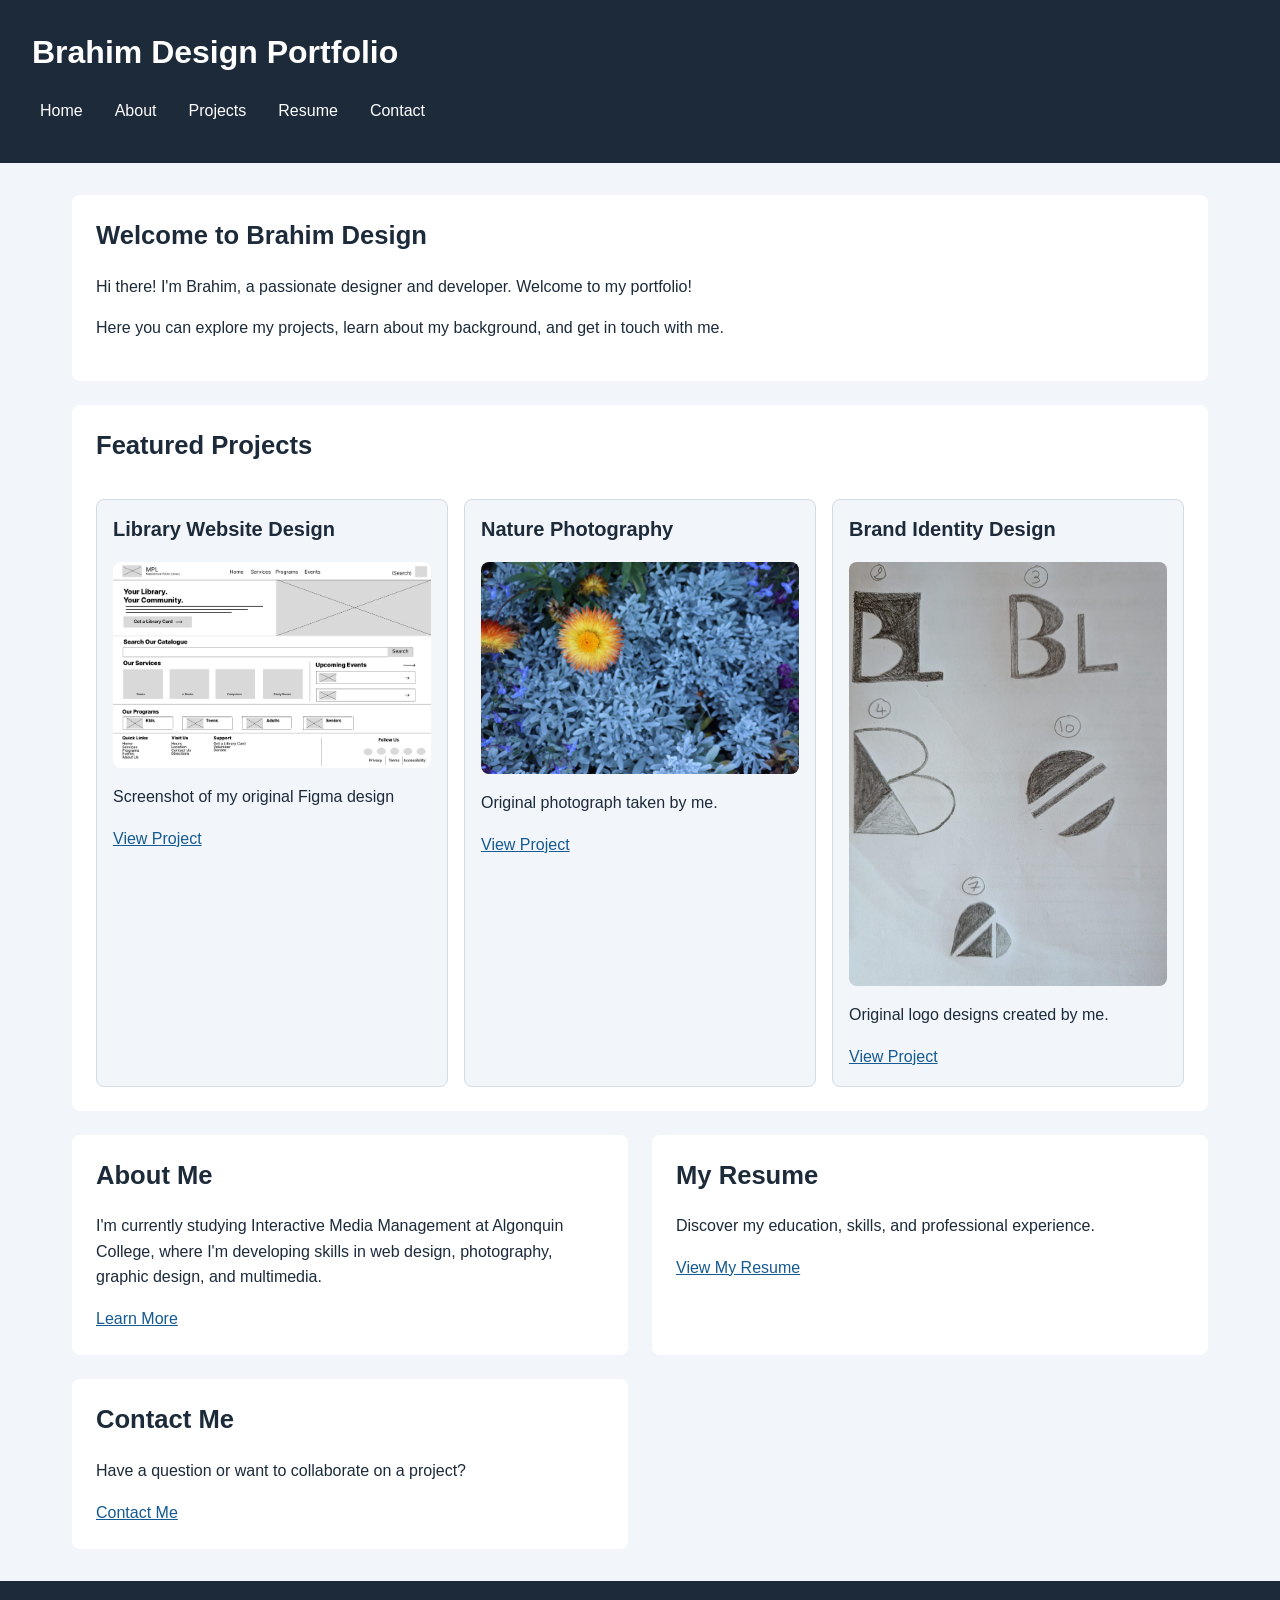
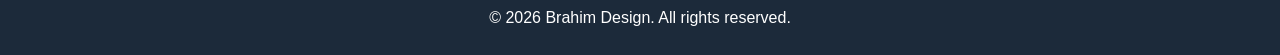
<file: index.html>
<!DOCTYPE html>
<html lang="en">
<head>
    <meta charset="UTF-8">
    <meta name="viewport" content="width=device-width, initial-scale=1.0">
    <title>Home | Brahim Design | Portfolio</title>
    <meta name="description" content="Welcome to Brahim Design, the portfolio of Brahim, a passionate designer and developer. Explore projects, learn about my background, and get in touch.">
    <link rel="canonical" href="https://lamh0001.github.io/web-components/">
    <link rel="stylesheet" href="style.css">
</head>
<body class="page-home">

<a class="visually-hidden skip-link" href="#main">Skip to main content</a>

    <header>
        <h1>Brahim Design Portfolio</h1>

        <nav aria-label="Main navigation">
            <ul>
                <li><a href="index.html">Home</a></li>
                <li><a href="about.html">About</a></li>
                <li><a href="projects.html">Projects</a></li>
                <li><a href="resume.html">Resume</a></li>
                <li><a href="contact.html">Contact</a></li>
            </ul>
        </nav>
    </header>

    <main id="main" tabindex="-1">

        <section>
            <h2>Welcome to Brahim Design</h2>
            <p>Hi there! I'm Brahim, a passionate designer and developer. Welcome to my portfolio!</p>
            <p>Here you can explore my projects, learn about my background, and get in touch with me.</p>
        </section>

        <section>
            <h2>Featured Projects</h2>

            <article>
                <h3>Library Website Design</h3>
                <img src="images/library.jpg" alt="Screenshot of my library website design" width="640" height="360">
                <p>Screenshot of my original Figma design</p>
                <a href="projects.html">View Project</a>
            </article>

            <article>
                <h3>Nature Photography</h3>
                <img src="images/nature.JPG" alt="Photograph of beautiful flowers in Ottawa" width="640" height="360">
                <p>Original photograph taken by me.</p>
                <a href="projects.html">View Project</a>
            </article>

            <article>
                <h3>Brand Identity Design</h3>
                <img src="images/branding.jpg" alt="My brand identity design featuring 5 logos" width="640" height="360">
                <p>Original logo designs created by me.</p>
                <a href="projects.html">View Project</a>
            </article>

        </section>

        <section>
            <h2>About Me</h2>
            <p>I'm currently studying Interactive Media Management at Algonquin College, where I'm developing skills in web design, photography, graphic design, and multimedia.</p>
            <a href="about.html">Learn More</a>
        </section>

        <section>
            <h2>My Resume</h2>
            <p>Discover my education, skills, and professional experience.</p>
            <a href="resume.html">View My Resume</a>
        </section>

        <section>
            <h2>Contact Me</h2>
            <p>Have a question or want to collaborate on a project?</p>
            <a href="contact.html">Contact Me</a>
        </section>

    </main>

    <footer>
        <p>&copy; 2026 Brahim Design. All rights reserved.</p>
    </footer>

</body>
</html>
</file>
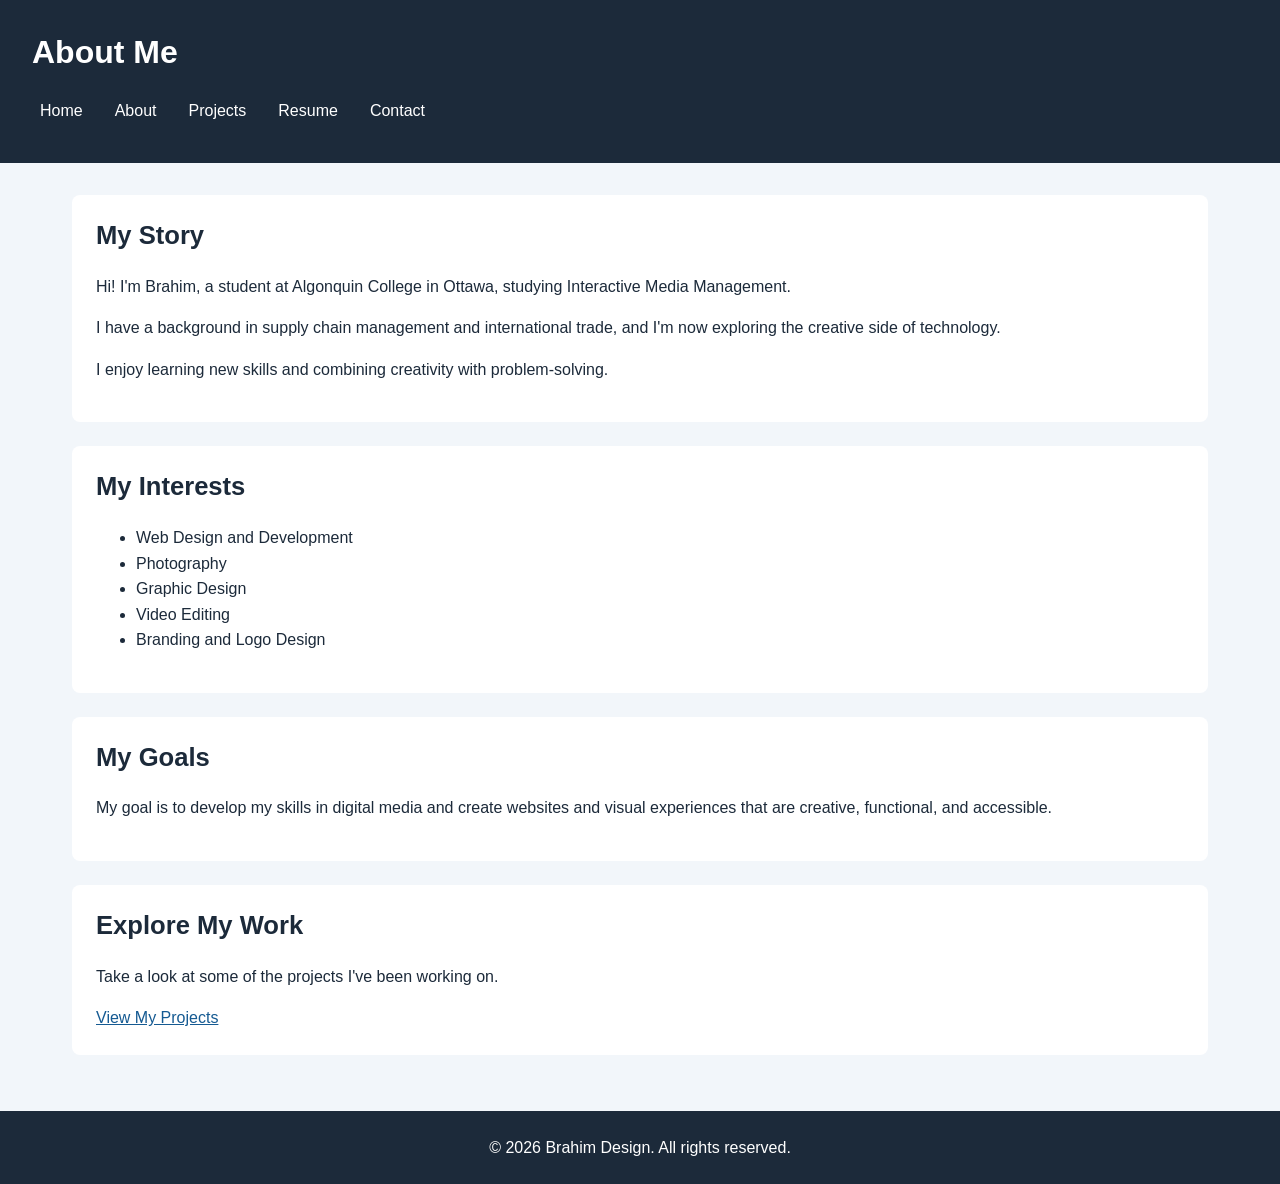
<file: about.html>
<!DOCTYPE html>
<html lang="en">
<head>
    <meta charset="UTF-8">
    <meta name="viewport" content="width=device-width, initial-scale=1.0">
    <title>About | Brahim Design</title>
    <link rel="stylesheet" href="style.css">
</head>
<body>

<a class="visually-hidden skip-link" href="#main">Skip to main content</a>


    <header>
        <h1>About Me</h1>

        <nav aria-label="Main navigation">
            <ul>
                <li><a href="index.html">Home</a></li>
                <li><a href="about.html">About</a></li>
                <li><a href="projects.html">Projects</a></li>
                <li><a href="resume.html">Resume</a></li>
                <li><a href="contact.html">Contact</a></li>
            </ul>
        </nav>
    </header>

    <main id="main" tabindex="-1">

        <section>
            <h2>My Story</h2>
            <p>Hi! I'm Brahim, a student at Algonquin College in Ottawa, studying Interactive Media Management.</p>
            <p>I have a background in supply chain management and international trade, and I'm now exploring the creative side of technology.</p>
            <p>I enjoy learning new skills and combining creativity with problem-solving.</p>
        </section>

        <section>
            <h2>My Interests</h2>
            <ul>
                <li>Web Design and Development</li>
                <li>Photography</li>
                <li>Graphic Design</li>
                <li>Video Editing</li>
                <li>Branding and Logo Design</li>
            </ul>
        </section>

        <section>
            <h2>My Goals</h2>
            <p>My goal is to develop my skills in digital media and create websites and visual experiences that are creative, functional, and accessible.</p>
        </section>

        <section>
            <h2>Explore My Work</h2>
            <p>Take a look at some of the projects I've been working on.</p>
            <a href="projects.html">View My Projects</a>
        </section>

    </main>

    <footer>
        <p>&copy; 2026 Brahim Design. All rights reserved.</p>
    </footer>

</body>
</html>
</file>
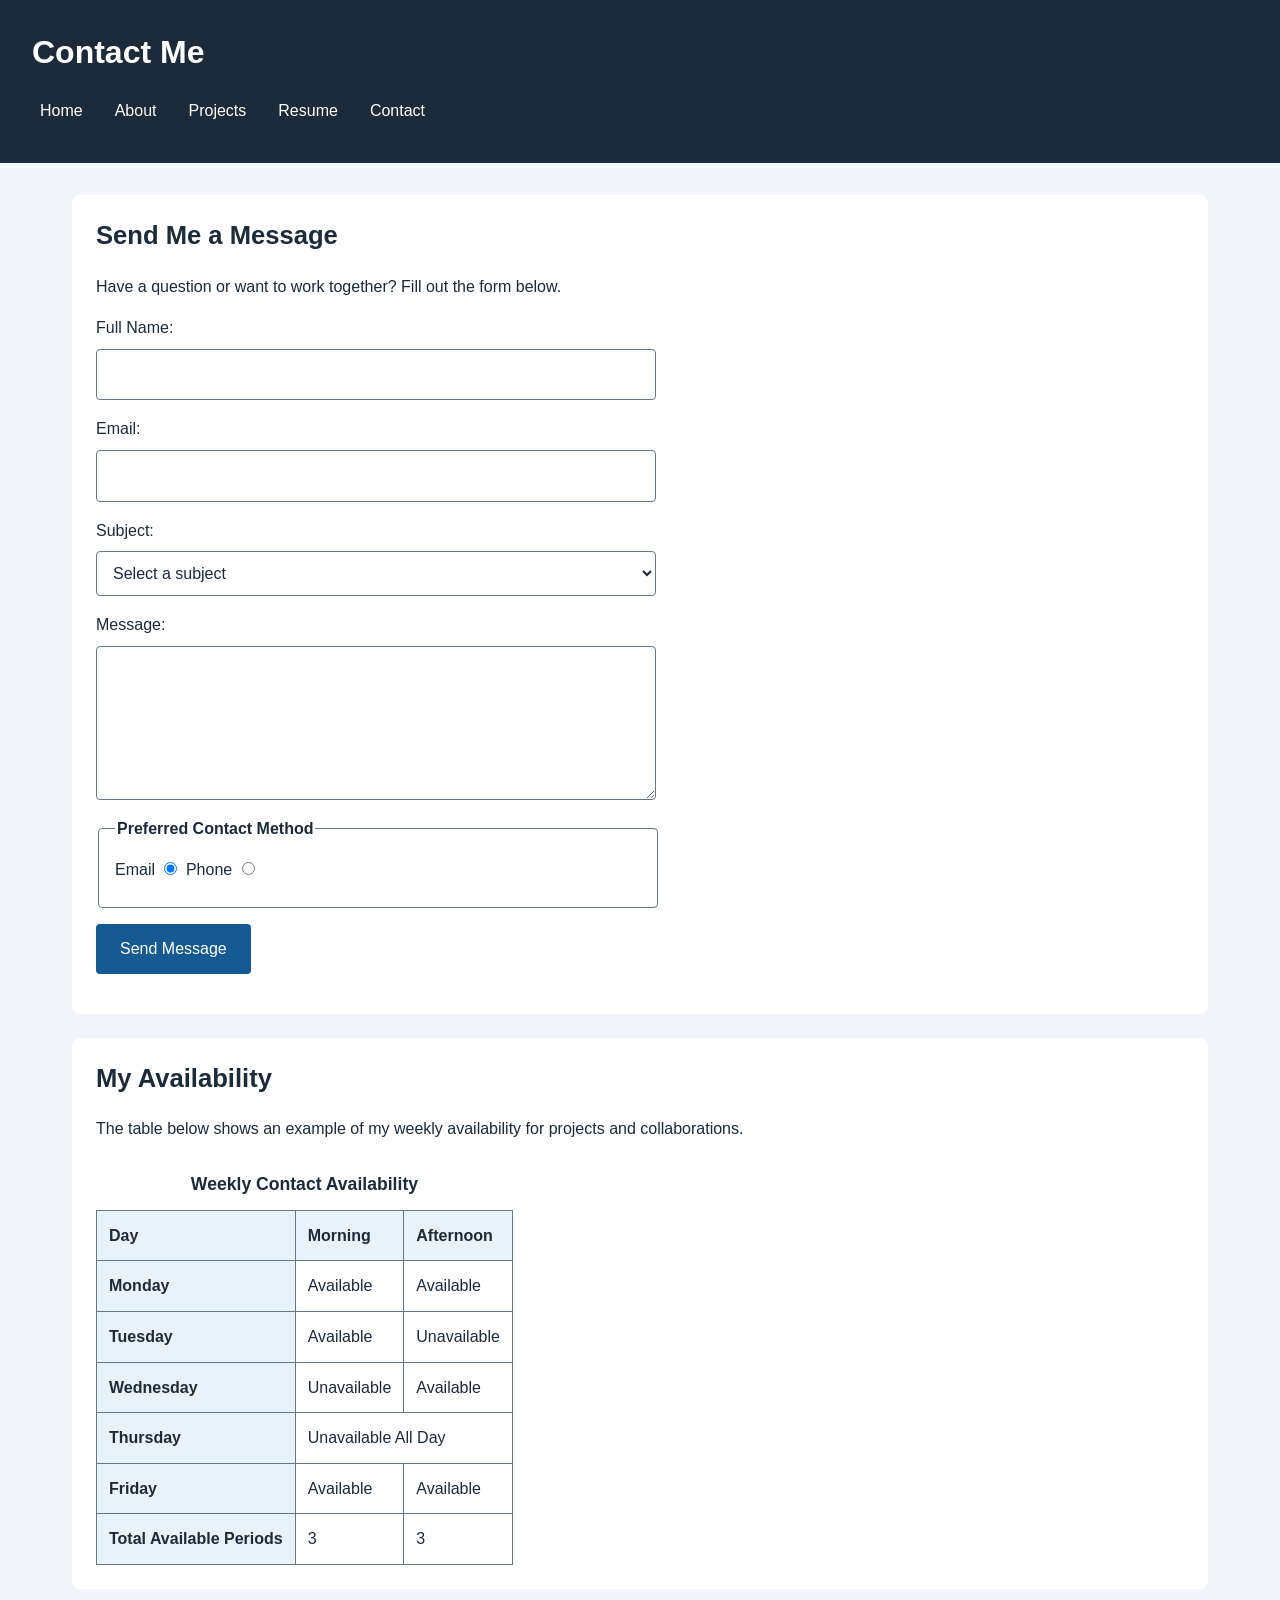
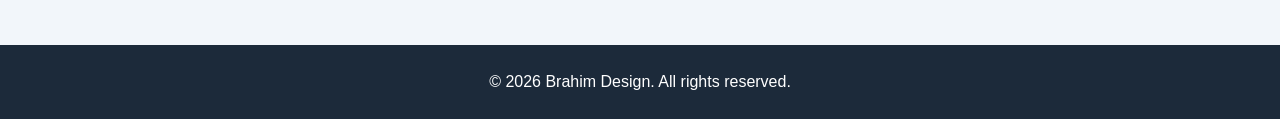
<file: contact.html>
<!DOCTYPE html>
<html lang="en">
<head>
    <meta charset="UTF-8">
    <meta name="viewport" content="width=device-width, initial-scale=1.0">
    <title>Contact | Brahim Design</title>
    <link rel="stylesheet" href="style.css">
</head>
<body>

<a class="visually-hidden skip-link" href="#main">Skip to main content</a>

    <header>
        <h1>Contact Me</h1>

        <nav aria-label="Main navigation">
            <ul>
                <li><a href="index.html">Home</a></li>
                <li><a href="about.html">About</a></li>
                <li><a href="projects.html">Projects</a></li>
                <li><a href="resume.html">Resume</a></li>
                <li><a href="contact.html">Contact</a></li>
            </ul>
        </nav>
    </header>

    <main id="main" tabindex="-1">

        <section>
            <h2>Send Me a Message</h2>
            <p>Have a question or want to work together? Fill out the form below.</p>

            <form action="contact.html" method="post">

                <div>
                    <label for="fname">Full Name:</label>
                    <input type="text" id="fname" name="fullname" required>
                </div>

                <div>
                    <label for="email">Email:</label>
                    <input type="email" id="email" name="email" required>
                </div>

                <div>
                    <label for="subject">Subject:</label>
                    <select id="subject" name="subject">
                        <option value="">Select a subject</option>
                        <option value="project">Project Inquiry</option>
                        <option value="collaboration">Collaboration</option>
                        <option value="feedback">Feedback</option>
                        <option value="other">Other</option>
                    </select>
                </div>

                <div>
                    <label for="message">Message:</label>
                    <textarea id="message" name="message" rows="5" cols="40"></textarea>
                </div>

                <div>
                    <fieldset>
                        <legend>Preferred Contact Method</legend>

                        <label for="contact-email">Email</label>
                        <input type="radio" id="contact-email" name="contactmethod" value="email" checked>

                        <label for="contact-phone">Phone</label>
                        <input type="radio" id="contact-phone" name="contactmethod" value="phone">
                    </fieldset>
                </div>

                <div>
                    <button type="submit">Send Message</button>
                </div>

            </form>
        </section>

        <section>
            <h2>My Availability</h2>
            <p>The table below shows an example of my weekly availability for projects and collaborations.</p>

            <table>
                <caption>Weekly Contact Availability</caption>

                <thead>
                    <tr>
                        <th scope="col">Day</th>
                        <th scope="col">Morning</th>
                        <th scope="col">Afternoon</th>
                    </tr>
                </thead>

                <tbody>
                    <tr>
                        <th scope="row">Monday</th>
                        <td>Available</td>
                        <td>Available</td>
                    </tr>

                    <tr>
                        <th scope="row">Tuesday</th>
                        <td>Available</td>
                        <td>Unavailable</td>
                    </tr>

                    <tr>
                        <th scope="row">Wednesday</th>
                        <td>Unavailable</td>
                        <td>Available</td>
                    </tr>

                    <tr>
                        <th scope="row">Thursday</th>
                        <td colspan="2">Unavailable All Day</td>
                    </tr>

                    <tr>
                        <th scope="row">Friday</th>
                        <td>Available</td>
                        <td>Available</td>
                    </tr>
                </tbody>

                <tfoot>
                    <tr>
                        <th scope="row">Total Available Periods</th>
                        <td>3</td>
                        <td>3</td>
                    </tr>
                </tfoot>
            </table>
        </section>

    </main>

    <footer>
        <p>&copy; 2026 Brahim Design. All rights reserved.</p>
    </footer>

</body>
</html>
</file>
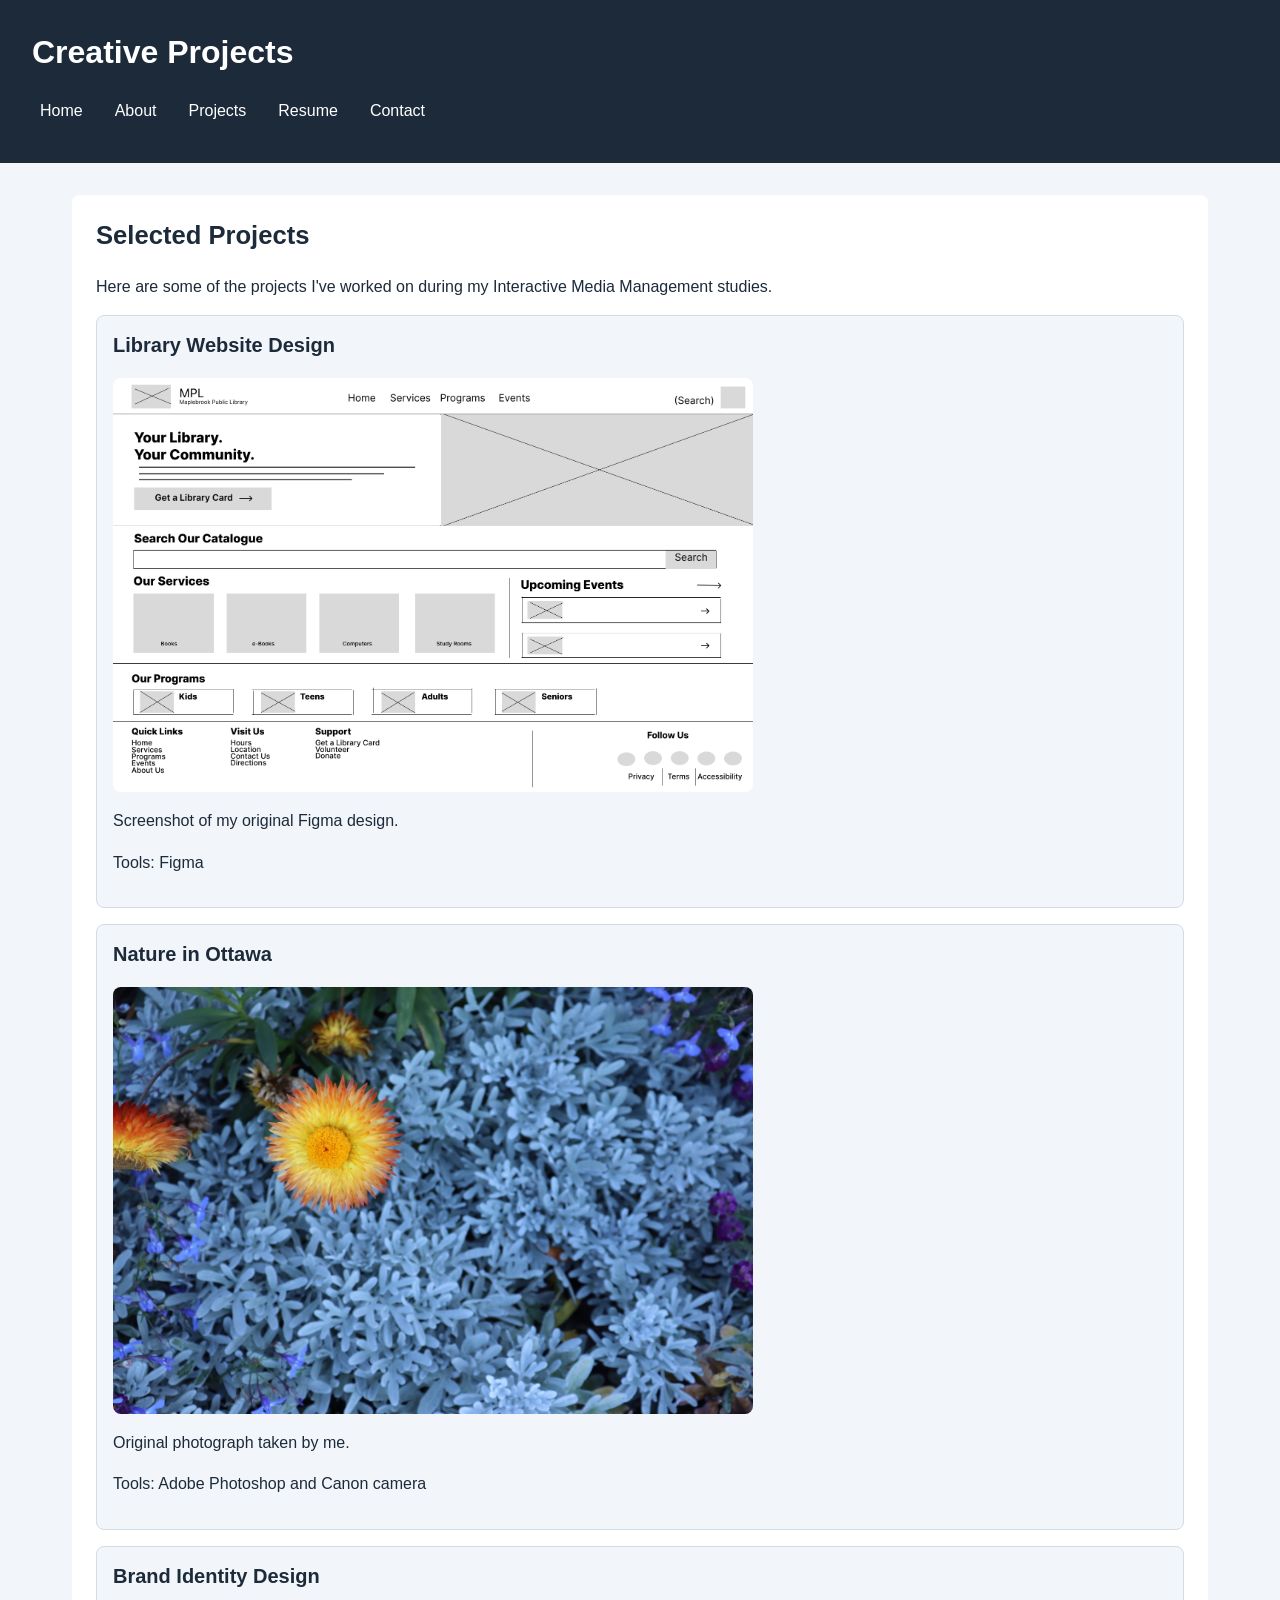
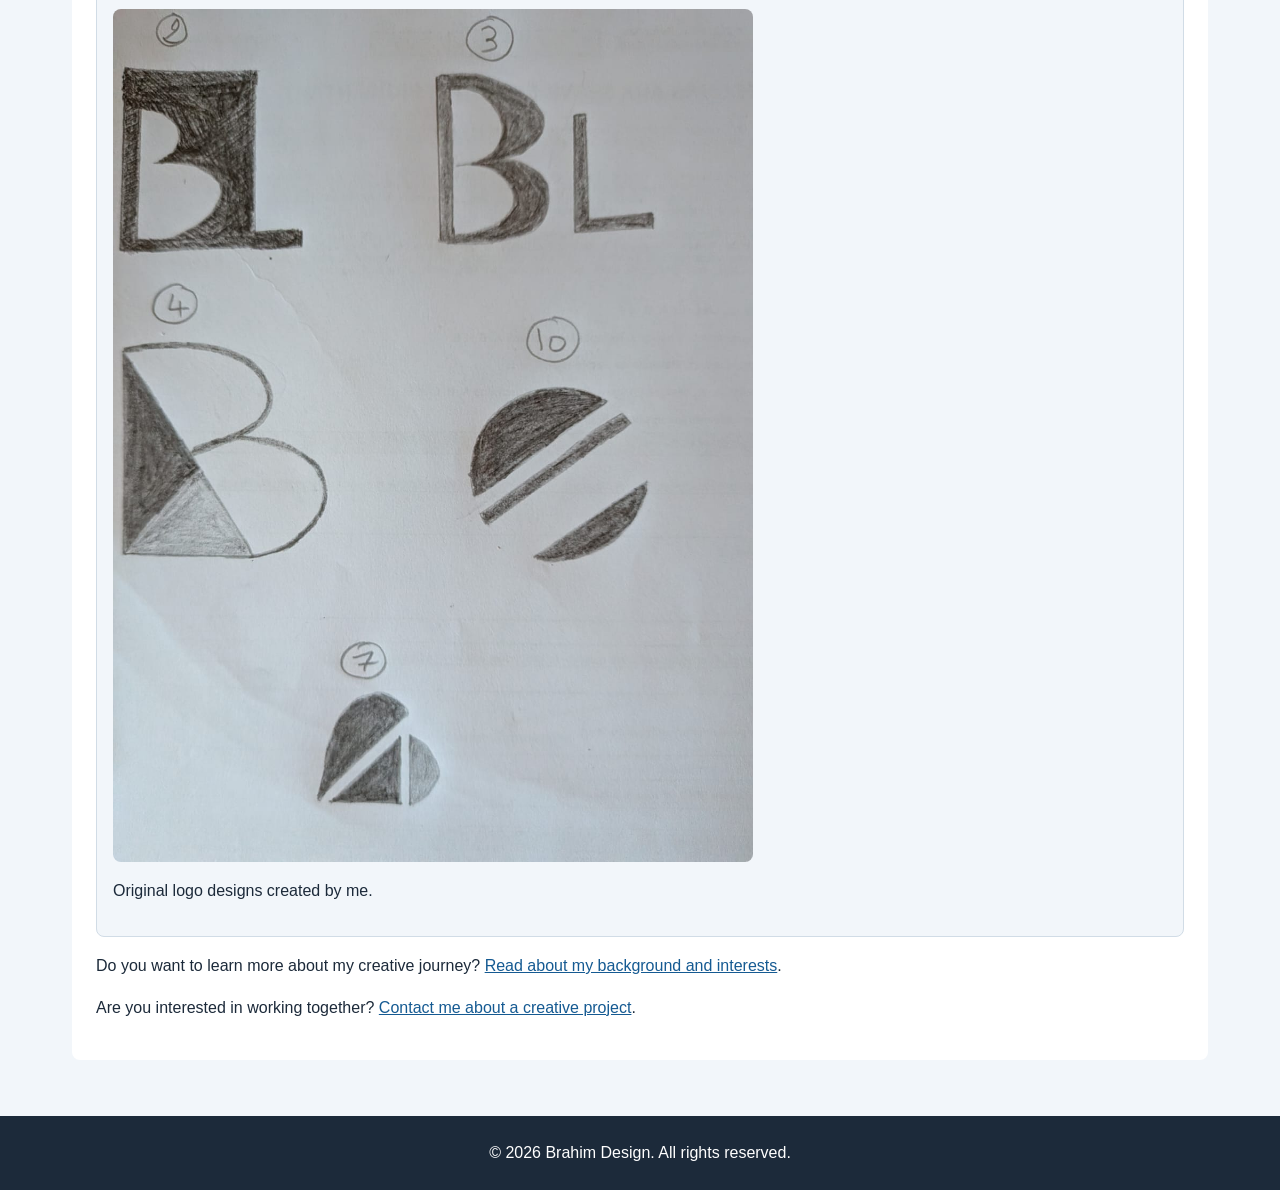
<file: projects.html>
<!DOCTYPE html>
<html lang="en">
<head>
    <meta charset="UTF-8">
    <meta name="viewport" content="width=device-width, initial-scale=1.0">
    <title> Creative Projects | Brahim Design</title>
    <meta name="description" content="Explore my creative projects in web design, photography, and graphic design.See the ideas, tools, and creative process behind each piece of work.">
    <link rel="canonical" href="https://lamh0001.github.io/web-components/projects.html">
    <meta property="og:title" content="Creative Projects | Brahim Design">
    <meta property="og:description" content="Explore my design library, photography, and original logo projects from my personal creative portfolio.">
    <meta property="og:image" content="https://lamh0001.github.io/web-components/images/projects-preview.jpg">
    <meta property="og:url" content="https://lamh0001.github.io/web-components/projects.html">
    <meta property="og:type" content="website">
    <link rel="stylesheet" href="style.css">
</head>

<script type="application/ld+json">
{
    "@context": "https://schema.org",
    "@type": "CollectionPage",
    "name": "Creative Projects | Brahim Design",
    "url": "https://lamh0001.github.io/web-components/projects.html",
    "description": "A collection of web design, photography, and graphic design projects by Brahim Design.",
    "mainEntity": {
        "@type": "ItemList",
        "itemListElement": [
            {
                "@type": "ListItem",
                "position": 1,
                "name": "Library Website Design"
            },
            {
                "@type": "ListItem",
                "position": 2,
                "name": "Nature in Ottawa"
            },
            {
                "@type": "ListItem",
                "position": 3,
                "name": "Brand Identity Design"
            }
        ]
    }
}
</script>

<body> 
   
<a class="visually-hidden skip-link" href="#main">Skip to main content</a>


    <header>
        <h1>Creative Projects</h1>

        <nav aria-label="Main navigation">
            <ul>
                <li><a href="index.html">Home</a></li>
                <li><a href="about.html">About</a></li>
                <li><a href="projects.html">Projects</a></li>
                <li><a href="resume.html">Resume</a></li>
                <li><a href="contact.html">Contact</a></li>
            </ul>
        </nav>
    </header>

    <main id="main" tabindex="-1">

        <section>
            <h2>Selected Projects</h2>
            <p>Here are some of the projects I've worked on during my Interactive Media Management studies.</p>

            <article>
                <h3>Library Website Design</h3>
                <img src="images/library.jpg" alt="Screenshot of my library website design" width="640" height="360">
                <p>Screenshot of my original Figma design.</p>
                <p>Tools: Figma</p>
            </article>

            <article>
                <h3>Nature in Ottawa</h3>
                <img src="images/nature.JPG" alt="Photograph of beautiful flowers in Ottawa" width="640" height="360">
                <p>Original photograph taken by me.</p>
                <p>Tools: Adobe Photoshop and Canon camera</p>
            </article>

            <article>
                <h3>Brand Identity Design</h3>
                <img src="images/branding.jpg" alt="My brand identity design featuring 5 logos" width="640" height="360">
                <p>Original logo designs created by me.</p>
            </article>

<p>Do you want to learn more about my creative journey?
    <a href="about.html">Read about my background and interests</a>.
</p>
<p>Are you interested in working together?
    <a href="contact.html">Contact me about a creative project</a>.
</p>


        </section>

    </main>

    <footer>
        <p>&copy; 2026 Brahim Design. All rights reserved.</p>
    </footer>

</body>
</html>
</file>
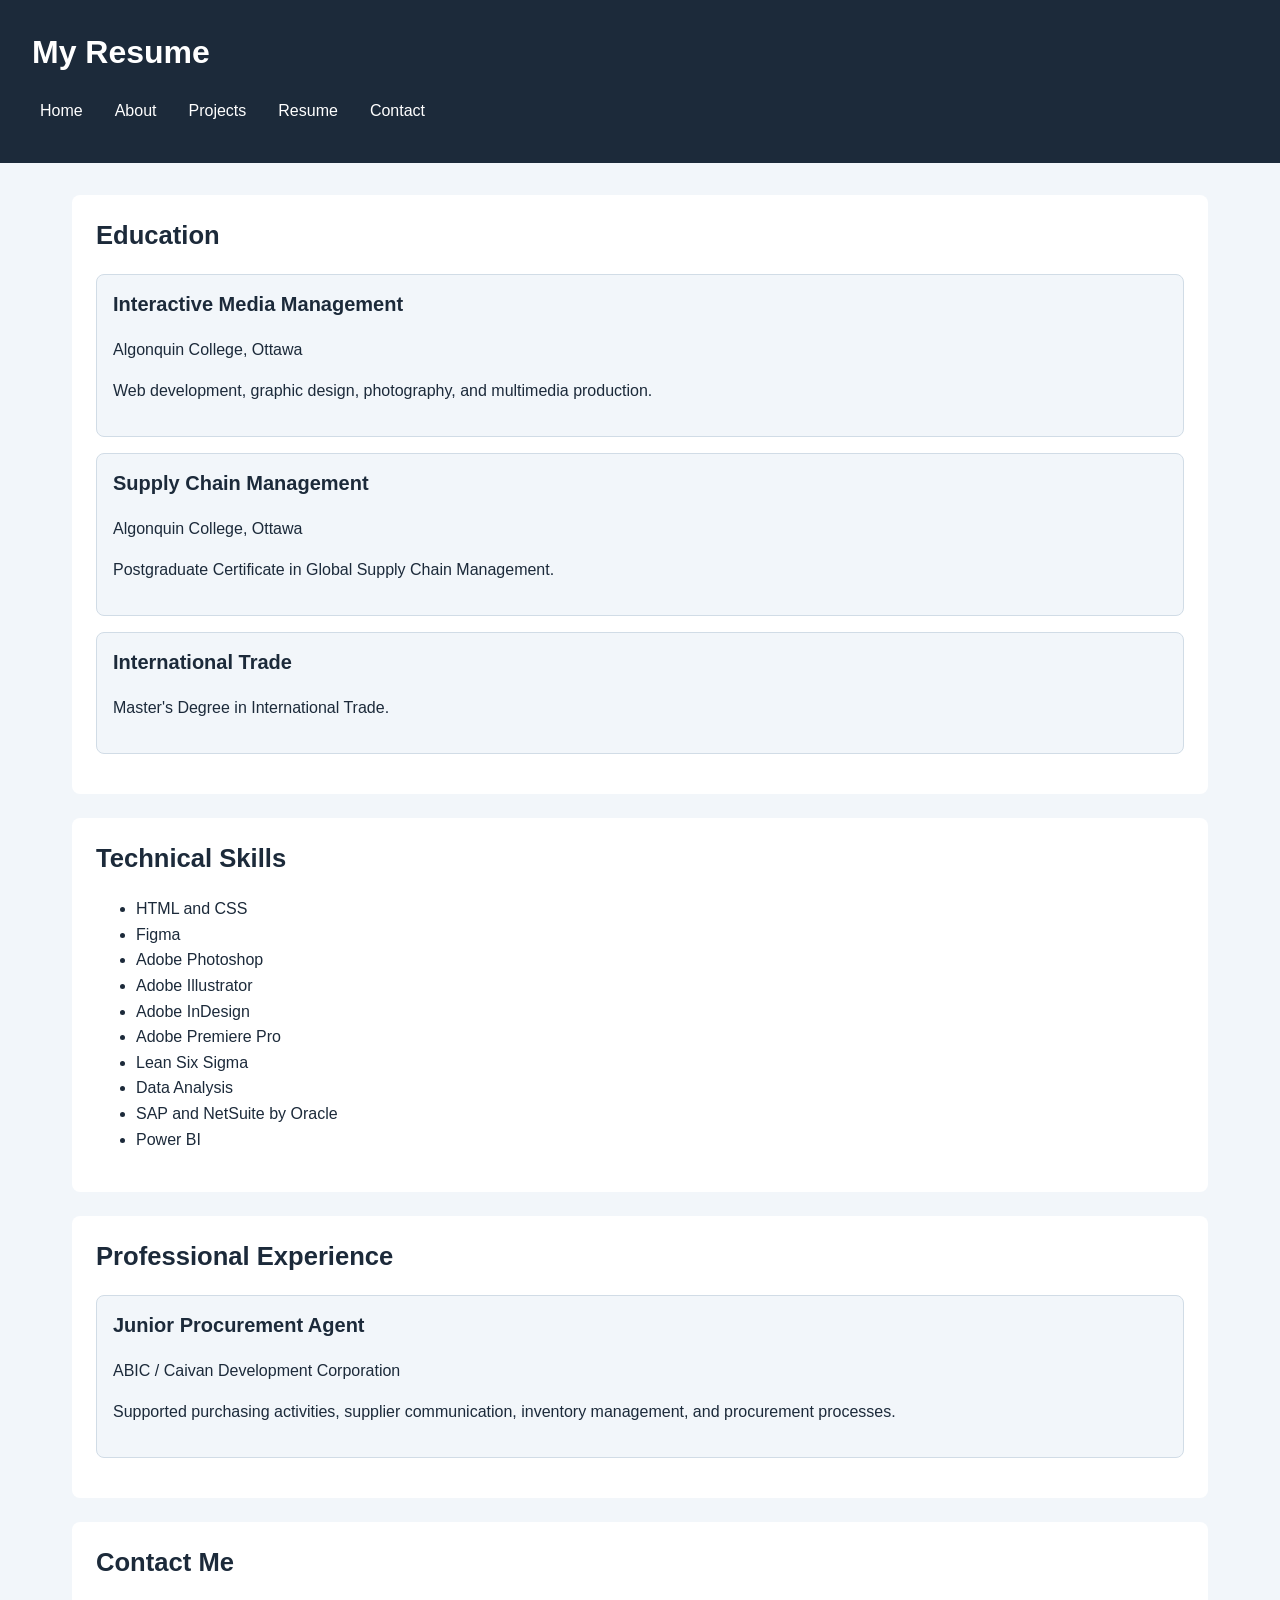
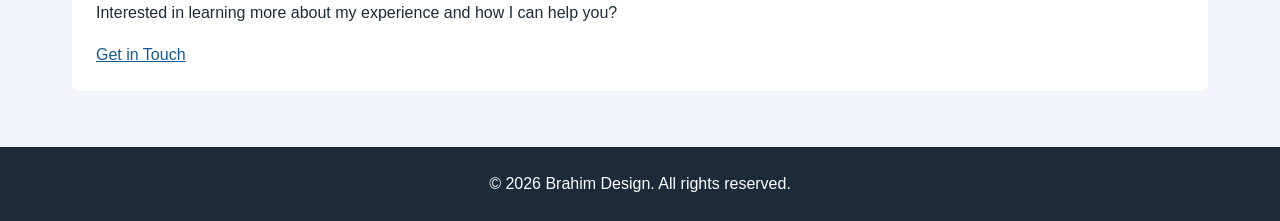
<file: resume.html>
<!DOCTYPE html>
<html lang="en">
<head>
    <meta charset="UTF-8">
    <meta name="viewport" content="width=device-width, initial-scale=1.0">
    <title>Resume | Brahim Design</title>
    <link rel="stylesheet" href="style.css">
</head>
<body>

<a class="visually-hidden skip-link" href="#main">Skip to main content</a>

    <header>
        <h1>My Resume</h1>

        <nav aria-label="Main navigation">
            <ul>
                <li><a href="index.html">Home</a></li>
                <li><a href="about.html">About</a></li>
                <li><a href="projects.html">Projects</a></li>
                <li><a href="resume.html">Resume</a></li>
                <li><a href="contact.html">Contact</a></li>
            </ul>
        </nav>
    </header>

    <main id="main" tabindex="-1">

        <section>
            <h2>Education</h2>

            <article>
                <h3>Interactive Media Management</h3>
                <p>Algonquin College, Ottawa</p>
                <p>Web development, graphic design, photography, and multimedia production.</p>
            </article>

            <article>
                <h3>Supply Chain Management</h3>
                <p>Algonquin College, Ottawa</p>
                <p>Postgraduate Certificate in Global Supply Chain Management.</p>
            </article>

            <article>
                <h3>International Trade</h3>
                <p>Master's Degree in International Trade.</p>
            </article>

        </section>

        <section>
            <h2>Technical Skills</h2>
            <ul>
                <li>HTML and CSS</li>
                <li>Figma</li>
                <li>Adobe Photoshop</li>
                <li>Adobe Illustrator</li>
                <li>Adobe InDesign</li>
                <li>Adobe Premiere Pro</li>
                <li>Lean Six Sigma</li>
                <li>Data Analysis</li>
                <li>SAP and NetSuite by Oracle</li>
                <li>Power BI</li>
            </ul>
        </section>

        <section>
            <h2>Professional Experience</h2>

            <article>
                <h3>Junior Procurement Agent</h3>
                <p>ABIC / Caivan Development Corporation</p>
                <p>Supported purchasing activities, supplier communication, inventory management, and procurement processes.</p>
            </article>

        </section>

        <section>
            <h2>Contact Me</h2>
            <p>Interested in learning more about my experience and how I can help you?</p>
            <a href="contact.html">Get in Touch</a>
        </section>

    </main>

    <footer>
        <p>&copy; 2026 Brahim Design. All rights reserved.</p>
    </footer>

</body>
</html>
</file>
<file: style.css>
* {
    box-sizing: border-box;
}

html {
    font-size: 100%;
}

body {
    margin: 0;
    font-family: Arial, Helvetica, sans-serif;
    font-size: 1rem;
    line-height: 1.6;
    color: #1c2a3a;
    background-color: #f2f6fa;
}

h1, h2, h3 {
    line-height: 1.3;
    margin-top: 0;
}

h1 {
    font-size: 2rem;
}

h2 {
    font-size: 1.6rem;
    color: #1c2a3a;
}

h3 {
    font-size: 1.25rem;
}

p {
    margin-top: 0;
    margin-bottom: 1rem;
}

a {
    color: #155a92;
}

a:hover {
    text-decoration: underline;
}

header {
    background-color: #1c2a3a;
    color: #ffffff;
    padding: 1.5rem;
}

header h1 {
    margin-bottom: 1rem;
}

nav ul {
    display: flex;
    flex-direction: column;
    gap: 0.5rem;
    list-style: none;
    padding: 0;
    margin: 0;
}

nav a {
    color: #ffffff;
    text-decoration: none;
    display: block;
    padding: 0.5rem;
}

nav a:hover {
    background-color: #155a92;
    border-radius: 0.25rem;
    text-decoration: underline;
}

main {
    max-width: 75rem;
    margin: 0 auto;
    padding: 1.5rem;
}

section {
    background-color: #ffffff;
    padding: 1.5rem;
    margin-bottom: 1.5rem;
    border-radius: 0.5rem;
}

article {
    background-color: #f2f6fa;
    padding: 1rem;
    margin-bottom: 1rem;
    border: 1px solid #d1dce6;
    border-radius: 0.5rem;
}

img {
    max-width: 100%;
    height: auto;
    display: block;
    border-radius: 0.5rem;
    margin-bottom: 1rem;
}

form div {
    margin-bottom: 1rem;
}

label {
    display: inline-block;
    margin-bottom: 0.5rem;
}

input[type="text"],
input[type="email"],
select,
textarea {
    display: block;
    width: 100%;
    max-width: 35rem;
    padding: 0.75rem;
    font: inherit;
    color: #1c2a3a;
    background-color: #ffffff;
    border: 1px solid #667788;
    border-radius: 0.25rem;
}

fieldset {
    max-width: 35rem;
    border: 1px solid #667788;
    padding: 1rem;
    border-radius: 0.25rem;
}

legend {
    font-weight: bold;
}

input[type="radio"] {
    margin-right: 0.25rem;
}

button {
    background-color: #155a92;
    color: #ffffff;
    border: none;
    padding: 0.75rem 1.5rem;
    border-radius: 0.25rem;
    font: inherit;
    cursor: pointer;
}

button:hover {
    background-color: #123f69;
}

table {
    display: block;
    overflow-x: auto;
    width: 100%;
    border-collapse: collapse;
}

caption {
    font-size: 1.1rem;
    font-weight: bold;
    padding: 0.75rem;
}

th, td {
    border: 1px solid #667788;
    padding: 0.75rem;
    text-align: left;
}

th {
    background-color: #e8f2fa;
    color: #1c2a3a;
}

td {
    background-color: #ffffff;
}

footer {
    background-color: #1c2a3a;
    color: #ffffff;
    text-align: center;
    padding: 1.5rem;
}

footer p {
    margin-bottom: 0;
}


/* =========================
   9. ACCESSIBILITY
========================= */

/* Keyboard focus */

a:focus-visible,
button:focus-visible,
input:focus-visible,
select:focus-visible,
textarea:focus-visible {
    outline: 0.1875rem solid #ad3b00;
    outline-offset: 0.1875rem;
}

/* White focus outline on dark navigation */

nav a:focus-visible {
    outline: 0.1875rem solid #ffffff;
    outline-offset: 0.1875rem;
    background-color: #155a92;
}

/* Visually hidden content */

.visually-hidden {
    position: absolute;
    width: 1px;
    height: 1px;
    padding: 0;
    margin: -1px;
    overflow: hidden;
    clip: rect(0, 0, 0, 0);
    white-space: nowrap;
    border: 0;
}

/* This will show the skip link when the link is focused */

.skip-link:focus-visible {
    position: fixed;
    top: 1rem;
    left: 1rem;
    width: auto;
    height: auto;
    margin: 0;
    padding: 0.75rem 1rem;
    overflow: visible;
    clip: auto;
    white-space: normal;
    background-color: #ffffff;
    color: #1c2a3a;
    outline: 0.1875rem solid #ad3b00;
    outline-offset: 0.1875rem;
    z-index: 1000;
}

/* This will Prevent long content from overflowing and make the overall layout more responsive */

main,
section,
article {
    min-width: 0;
    overflow-wrap: break-word;
}

.page-home main {
    display: grid;
    grid-template-columns: 1fr;
    gap: 1.5rem;
}

.page-home main section {
    margin-bottom: 0;
}

@media (min-width: 48rem) {

    header {
        padding: 2rem;
    }

    nav ul {
        flex-direction: row;
        flex-wrap: wrap;
        gap: 1rem;
    }

    main {
        padding: 2rem;
    }

    .page-home main {
        grid-template-columns: repeat(2, minmax(0, 1fr));
    }

    .page-home main > section:first-child,
    .page-home main > section:nth-child(2) {
        grid-column: 1 / -1;
    }

    .page-home main > section:nth-child(2) {
        display: grid;
        grid-template-columns: repeat(3, minmax(0, 1fr));
        gap: 1rem;
    }

    .page-home main > section:nth-child(2) h2 {
        grid-column: 1 / -1;
    }

    .page-home main > section:nth-child(2) article {
        margin-bottom: 0;
    }
}

/* reduced-motion guard block*/

@media (prefers-reduced-motion: reduce) {
    *,
    *::before,
    *::after {
        animation-duration: 0.01ms !important;
        animation-iteration-count: 1 !important;
        transition-duration: 0.01ms !important;
        scroll-behavior: auto !important;
    }
}
</file>
